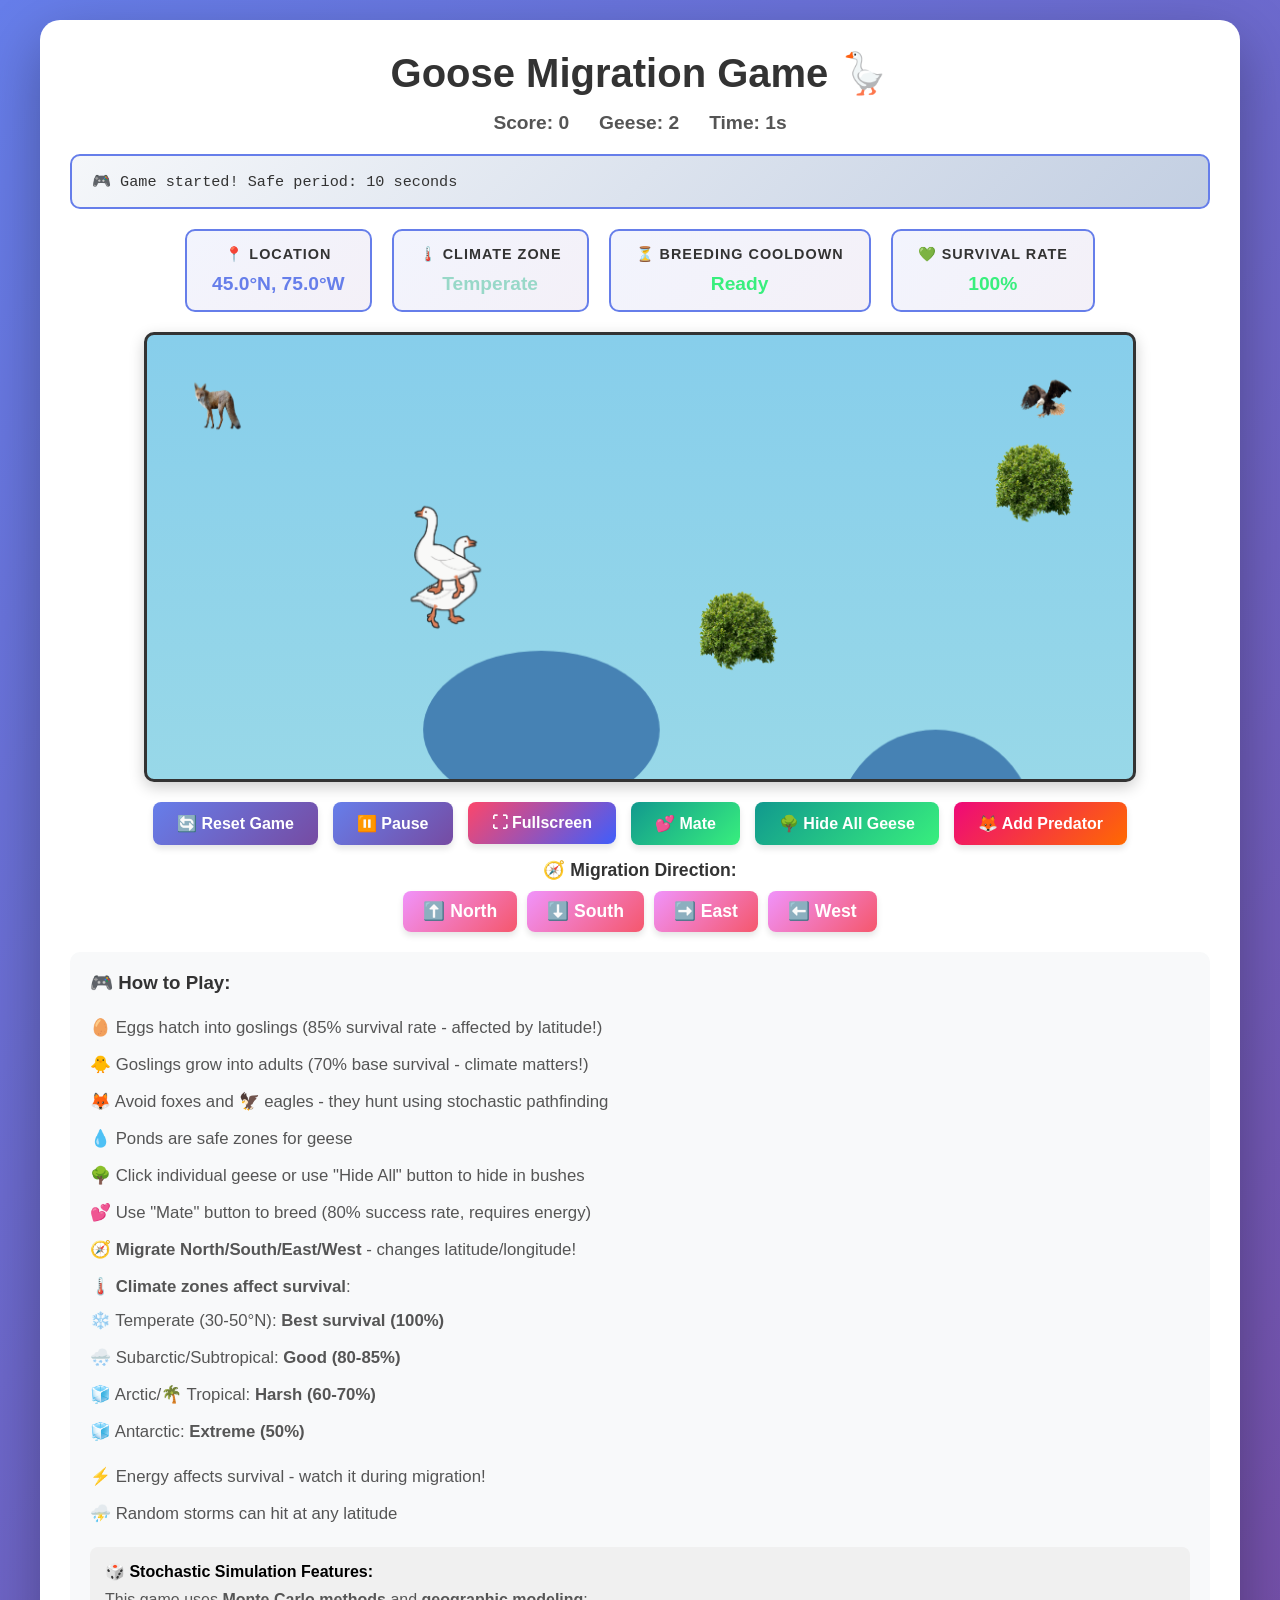
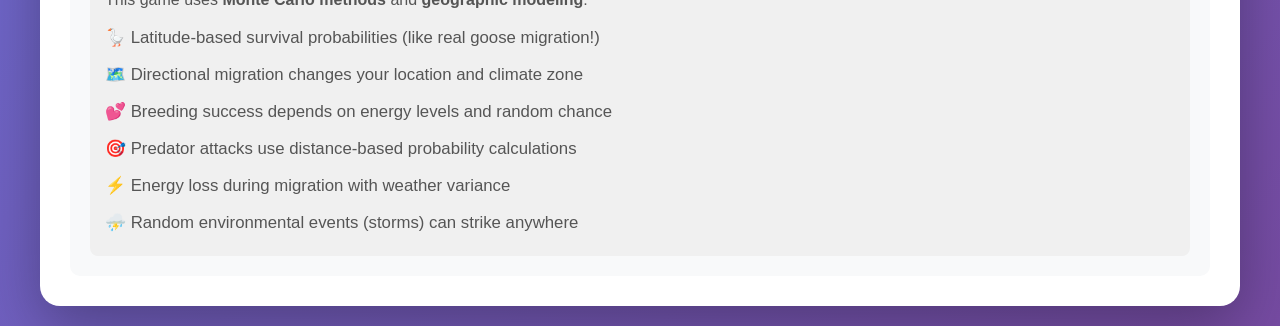
<file: index.html>
<!DOCTYPE html>
<html lang="en">
<head>
    <meta charset="UTF-8">
    <meta name="viewport" content="width=device-width, initial-scale=1.0">
    <title>🪿 Goose Migration Game</title>
    <link rel="stylesheet" href="static/css/style.css">
</head>
<body>
    <div class="container">
        <header>
            <h1> Goose Migration Game 🪿</h1>
            <div class="stats">
                <span id="score">Score: 0</span>
                <span id="geese-count">🪿 Geese: 2</span>
                <span id="time">⏱️ Time: 0s</span>
            </div>
        </header>

        <div class="event-log" id="eventLog">
            <div class="event-message">🎮 Game started! Safe period: 10 seconds</div>
        </div>

        <div class="info-panel">
            <div class="info-box">
                <h4>📍 Location</h4>
                <div id="locationDisplay">45°N, 75°W</div>
            </div>
            <div class="info-box">
                <h4>🌡️ Climate Zone</h4>
                <div id="climateZone">Temperate</div>
            </div>
            <div class="info-box">
                <h4>⏳ Breeding Cooldown</h4>
                <div id="breedingCooldown">Ready</div>
            </div>
            <div class="info-box">
                <h4>💚 Survival Rate</h4>
                <div id="survivalRate">100%</div>
            </div>
        </div>

        <div class="game-wrapper">
            <canvas id="gameCanvas"></canvas>
        </div>

        <div class="controls">
            <button id="resetBtn" class="btn">🔄 Reset Game</button>
            <button id="pauseBtn" class="btn">⏸️ Pause</button>
            <button id="fullscreenBtn" class="btn btn-special">⛶ Fullscreen</button>
            <button id="mateBtn" class="btn btn-action">💕 Mate</button>
            <button id="hideAllBtn" class="btn btn-action">🌳 Hide All Geese</button>
            <button id="addPredatorBtn" class="btn btn-danger">🦊 Add Predator</button>
        </div>
        
        <div class="migration-controls-wrapper">
            <label>🧭 Migration Direction:</label>
            <div class="migration-buttons">
                <button id="migrateNorth" class="btn btn-direction" data-direction="north">⬆️ North</button>
                <button id="migrateSouth" class="btn btn-direction" data-direction="south">⬇️ South</button>
                <button id="migrateEast" class="btn btn-direction" data-direction="east">➡️ East</button>
                <button id="migrateWest" class="btn btn-direction" data-direction="west">⬅️ West</button>
            </div>
        </div>

        <div class="instructions">
            <h3>🎮 How to Play:</h3>
            <ul>
                <li>🥚 Eggs hatch into goslings (85% survival rate - affected by latitude!)</li>
                <li>🐥 Goslings grow into adults (70% base survival - climate matters!)</li>
                <li>🦊 Avoid foxes and 🦅 eagles - they hunt using stochastic pathfinding</li>
                <li>💧 Ponds are safe zones for geese</li>
                <li>🌳 Click individual geese or use "Hide All" button to hide in bushes</li>
                <li>💕 Use "Mate" button to breed (80% success rate, requires energy)</li>
                <li>🧭 <strong>Migrate North/South/East/West</strong> - changes latitude/longitude!</li>
                <li>🌡️ <strong>Climate zones affect survival</strong>:
                    <ul style="margin-top: 5px; font-size: 0.95em;">
                        <li>❄️ Temperate (30-50°N): <strong>Best survival (100%)</strong></li>
                        <li>🌨️ Subarctic/Subtropical: <strong>Good (80-85%)</strong></li>
                        <li>🧊 Arctic/🌴 Tropical: <strong>Harsh (60-70%)</strong></li>
                        <li>🧊 Antarctic: <strong>Extreme (50%)</strong></li>
                    </ul>
                </li>
                <li>⚡ Energy affects survival - watch it during migration!</li>
                <li>⛈️ Random storms can hit at any latitude</li>
            </ul>
            
            <div style="margin-top: 15px; padding: 15px; background: #f0f0f0; border-radius: 8px;">
                <h4 style="margin-bottom: 10px;">🎲 Stochastic Simulation Features:</h4>
                <p style="margin: 5px 0; color: #555;">
                    This game uses <strong>Monte Carlo methods</strong> and <strong>geographic modeling</strong>:
                </p>
                <ul style="margin-top: 10px;">
                    <li>🪿 Latitude-based survival probabilities (like real goose migration!)</li>
                    <li>🗺️ Directional migration changes your location and climate zone</li>
                    <li>💕 Breeding success depends on energy levels and random chance</li>
                    <li>🎯 Predator attacks use distance-based probability calculations</li>
                    <li>⚡ Energy loss during migration with weather variance</li>
                    <li>⛈️ Random environmental events (storms) can strike anywhere</li>
                </ul>
            </div>
        </div>
    </div>

    <script src="static/js/game.js"></script>
</body>
</html>
</file>
<file: static/css/style.css>
* {
    margin: 0;
    padding: 0;
    box-sizing: border-box;
}

body {
    font-family: 'Segoe UI', Tahoma, Geneva, Verdana, sans-serif;
    background: linear-gradient(135deg, #667eea 0%, #764ba2 100%);
    min-height: 100vh;
    padding: 20px;
    overflow-y: auto;
}

.container {
    background: white;
    border-radius: 20px;
    box-shadow: 0 20px 60px rgba(0, 0, 0, 0.3);
    padding: 30px;
    max-width: 1200px;
    width: 100%;
    margin: 0 auto;
}

header {
    text-align: center;
    margin-bottom: 20px;
}

.event-log {
    background: linear-gradient(135deg, #f5f7fa 0%, #c3cfe2 100%);
    border: 2px solid #667eea;
    border-radius: 10px;
    padding: 12px 20px;
    margin: 15px 0;
    max-height: 80px;
    overflow-y: auto;
    font-family: 'Courier New', monospace;
}

.event-message {
    padding: 4px 0;
    font-size: 0.95em;
    color: #333;
    animation: slideIn 0.3s ease-out;
}

.event-message.important {
    font-weight: bold;
    color: #ee0979;
}

.event-message.positive {
    color: #11998e;
    font-weight: bold;
}

.event-message.warning {
    color: #ff6a00;
}

@keyframes slideIn {
    from {
        opacity: 0;
        transform: translateY(-10px);
    }
    to {
        opacity: 1;
        transform: translateY(0);
    }
}

h1 {
    color: #333;
    margin-bottom: 15px;
    font-size: 2.5em;
}

.stats {
    display: flex;
    justify-content: center;
    gap: 30px;
    font-size: 1.2em;
    font-weight: bold;
    color: #555;
}

.game-wrapper {
    display: flex;
    justify-content: center;
    margin: 20px 0;
}

#gameCanvas {
    border: 3px solid #333;
    border-radius: 10px;
    background: linear-gradient(to bottom, #87CEEB 0%, #98D8E8 100%);
    cursor: pointer;
    box-shadow: 0 5px 15px rgba(0, 0, 0, 0.2);
    max-width: 100%;
    max-height: 50vh;
    height: auto;
    display: block;
}

.controls {
    display: flex;
    justify-content: center;
    gap: 15px;
    margin: 15px 0;
    flex-wrap: wrap;
    align-items: center;
}

.migration-controls-wrapper {
    display: flex;
    flex-direction: column;
    align-items: center;
    gap: 10px;
    margin: 15px 0;
}

.migration-controls-wrapper label {
    font-weight: bold;
    font-size: 1.1em;
    color: #333;
}

.migration-buttons {
    display: flex;
    gap: 10px;
    flex-wrap: wrap;
    justify-content: center;
}

.migration-controls {
    display: flex;
    align-items: center;
    gap: 8px;
    padding: 10px;
    background: #f8f9fa;
    border-radius: 10px;
    border: 2px solid #667eea;
}

.btn {
    padding: 12px 24px;
    font-size: 1em;
    font-weight: bold;
    border: none;
    border-radius: 8px;
    cursor: pointer;
    transition: all 0.3s ease;
    background: linear-gradient(135deg, #667eea 0%, #764ba2 100%);
    color: white;
    box-shadow: 0 4px 6px rgba(0, 0, 0, 0.1);
}

.btn-action {
    background: linear-gradient(135deg, #11998e 0%, #38ef7d 100%);
}

.btn-special {
    background: linear-gradient(135deg, #fc466b 0%, #3f5efb 100%);
}

.btn-direction {
    background: linear-gradient(135deg, #f093fb 0%, #f5576c 100%);
    padding: 10px 20px;
    font-size: 1.1em;
}

.btn-direction:hover {
    background: linear-gradient(135deg, #f5576c 0%, #f093fb 100%);
}

.btn-direction.active {
    background: linear-gradient(135deg, #ff6b6b 0%, #ee5a6f 100%);
    box-shadow: 0 0 15px rgba(255, 107, 107, 0.5);
    transform: scale(1.05);
}

.btn-danger {
    background: linear-gradient(135deg, #ee0979 0%, #ff6a00 100%);
}

.btn:hover {
    transform: translateY(-2px);
    box-shadow: 0 6px 12px rgba(0, 0, 0, 0.2);
}

.btn:active {
    transform: translateY(0);
}

.btn:disabled {
    opacity: 0.5;
    cursor: not-allowed;
    transform: none;
}

.info-panel {
    display: flex;
    justify-content: center;
    gap: 20px;
    margin: 20px 0;
    flex-wrap: wrap;
}

.info-box {
    background: linear-gradient(135deg, #667eea15 0%, #764ba215 100%);
    border: 2px solid #667eea;
    border-radius: 10px;
    padding: 15px 25px;
    text-align: center;
    min-width: 180px;
}

.info-box h4 {
    margin: 0 0 10px 0;
    color: #333;
    font-size: 0.9em;
    text-transform: uppercase;
    letter-spacing: 1px;
}

.info-box div {
    font-size: 1.2em;
    font-weight: bold;
    color: #667eea;
}

.instructions {
    background: #f8f9fa;
    border-radius: 10px;
    padding: 20px;
    margin-top: 20px;
}

.instructions h3 {
    color: #333;
    margin-bottom: 15px;
}

.instructions ul {
    list-style: none;
    padding: 0;
}

.instructions li {
    padding: 8px 0;
    color: #555;
    font-size: 1.05em;
}

@media (max-width: 768px) {
    h1 {
        font-size: 1.8em;
    }
    
    .stats {
        flex-direction: column;
        gap: 10px;
        font-size: 1em;
    }
    
    #gameCanvas {
        width: 100% !important;
        height: auto !important;
        max-height: 40vh !important;
    }
    
    .info-panel {
        gap: 10px;
    }
    
    .info-box {
        min-width: 140px;
        padding: 10px 15px;
    }
    
    .controls {
        gap: 8px;
    }
    
    .btn {
        padding: 10px 16px;
        font-size: 0.9em;
    }
}

@media (max-height: 800px) {
    #gameCanvas {
        max-height: 35vh !important;
    }
    
    .container.fullscreen #gameCanvas {
        max-height: 35vh !important;
    }
    
    .event-log {
        max-height: 60px;
    }
}

/* Fullscreen mode */
.container.fullscreen {
    position: fixed;
    top: 0;
    left: 0;
    width: 100vw;
    height: 100vh;
    max-width: 100vw;
    border-radius: 0;
    padding: 10px;
    z-index: 9999;
    overflow-y: auto;
}

.container.fullscreen #gameCanvas {
    max-height: 40vh;
}

.container.fullscreen .instructions {
    display: none; /* Hide instructions in fullscreen for more space */
}

.container.fullscreen .info-panel {
    flex-wrap: wrap;
    gap: 10px;
}

.container.fullscreen .info-box {
    min-width: 120px;
    padding: 10px 15px;
}
</file>
